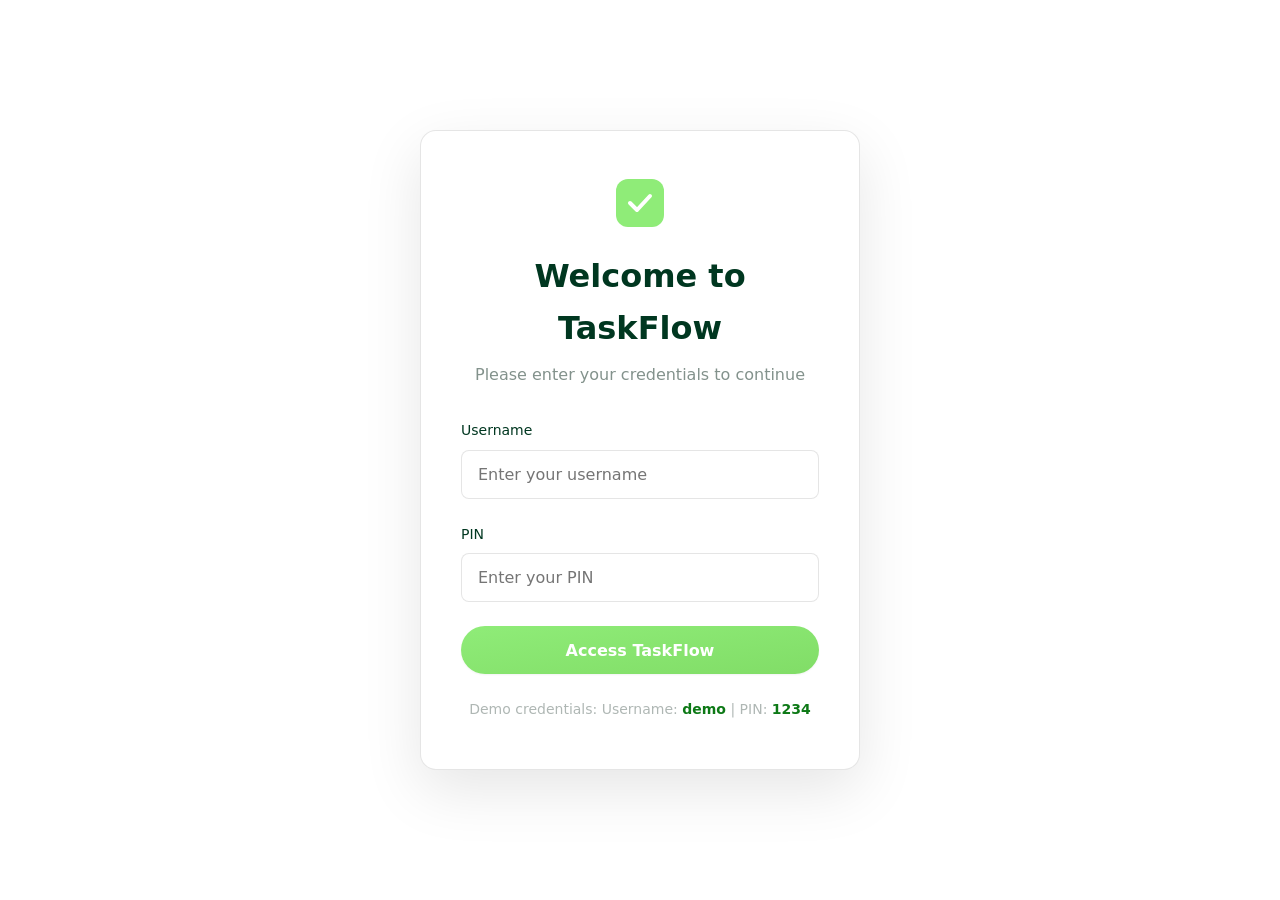
<file: index.html>
<html lang="en">

<head>
    <meta charset="UTF-8">
    <meta name="viewport" content="width=device-width, initial-scale=1.0">
    <title>TaskFlow - Your Personal To-Do List</title>
    <link rel="stylesheet" href="todo-styles.css">
    <style>
        @keyframes slideIn {
            from {
                transform: translateX(400px);
                opacity: 0;
            }

            to {
                transform: translateX(0);
                opacity: 1;
            }
        }

        @keyframes slideOut {
            from {
                transform: translateX(0);
                opacity: 1;
            }

            to {
                transform: translateX(400px);
                opacity: 0;
            }
        }
    </style>
</head>

<body cz-shortcut-listen="true" data-new-gr-c-s-check-loaded="14.1280.0" data-gr-ext-installed="">
    <!-- Welcome Overlay -->
    <div id="welcomeOverlay" class="overlay ">
        <div class="overlay-content">
            <div class="overlay-logo">
                <svg width="48" height="48" viewBox="0 0 48 48" fill="none">
                    <rect width="48" height="48" rx="12" fill="#8FEC78"></rect>
                    <path d="M14 24L21 31L34 17" stroke="white" stroke-width="4" stroke-linecap="round"
                        stroke-linejoin="round"></path>
                </svg>
            </div>
            <h2 class="overlay-title">Welcome to TaskFlow</h2>
            <p class="overlay-subtitle">Please enter your credentials to continue</p>
            <form id="loginForm" class="login-form">
                <div class="form-group">
                    <label for="username">Username</label>
                    <input type="text" id="username" name="username" placeholder="Enter your username" required=""
                        fdprocessedid="qy50cb">
                </div>
                <div class="form-group">
                    <label for="pin">PIN</label>
                    <input type="password" id="pin" name="pin" placeholder="Enter your PIN" maxlength="4" required=""
                        fdprocessedid="du05ah">
                </div>
                <div id="errorMessage" class="error-message" style="display: none;"></div>
                <button type="submit" class="btn-primary" fdprocessedid="tv2lpb">Access TaskFlow</button>
            </form>
            <p class="demo-hint">Demo credentials: Username: <strong>demo</strong> | PIN: <strong>1234</strong></p>
        </div>
    </div>

    <!-- Main App Container -->
    <div id="appContainer" class="app-container hidden">
        <!-- Header -->
        <header class="app-header">
            <div class="header-content">
                <div class="header-left">
                    <svg width="32" height="32" viewBox="0 0 32 32" fill="none">
                        <rect width="32" height="32" rx="8" fill="#8FEC78"></rect>
                        <path d="M9 16L14 21L23 11" stroke="white" stroke-width="3" stroke-linecap="round"
                            stroke-linejoin="round"></path>
                    </svg>
                    <h1 class="app-title">TaskFlow</h1>
                </div>
                <div class="header-right">
                    <span class="user-info" id="userInfo">Welcome, user</span>
                    <button class="btn-secondary btn-small" id="logoutBtn" fdprocessedid="hk2svf">Logout</button>
                </div>
            </div>
        </header>

        <!-- Main Content -->
        <main class="main-content">
            <div class="content-wrapper">
                <!-- Add Task Section -->
                <section class="add-task-section">
                    <h2 class="section-title">Add New Task</h2>
                    <form id="taskForm" class="task-form">
                        <div class="form-row">
                            <div class="form-group flex-2">
                                <label for="taskName">Task Name</label>
                                <input type="text" id="taskName" placeholder="Enter task name..." required=""
                                    fdprocessedid="n80c8">
                            </div>
                            <div class="form-group flex-1">
                                <label for="taskFrequency">Frequency</label>
                                <select id="taskFrequency" required="" fdprocessedid="5yxd1r">
                                    <option value="daily">Daily</option>
                                    <option value="weekly">Weekly</option>
                                    <option value="monthly">Monthly</option>
                                </select>
                            </div>
                        </div>
                        <div class="form-row">
                            <div class="form-group flex-1">
                                <label for="taskPriority">Priority</label>
                                <select id="taskPriority" required="" fdprocessedid="ktz4t">
                                    <option value="low">Low</option>
                                    <option value="medium">Medium</option>
                                    <option value="high">High</option>
                                </select>
                            </div>
                            <div class="form-group flex-1">
                                <label for="taskCategory">Category</label>
                                <input type="text" id="taskCategory" placeholder="e.g., Work, Personal, Health"
                                    fdprocessedid="umnnw">
                            </div>
                            <div class="form-group flex-1">
                                <label for="taskDueDate">Due Date</label>
                                <input type="date" id="taskDueDate">
                            </div>
                        </div>
                        <button type="submit" class="btn-primary" id="addTaskBtn" fdprocessedid="6rglc">
                            <span id="addTaskBtnText">Add Task</span>
                        </button>
                        <button type="button" class="btn-secondary" id="cancelEditBtn"
                            style="display: none;">Cancel</button>
                    </form>
                </section>

                <!-- Filter Section -->
                <section class="filter-section">
                    <h2 class="section-title">Filter Tasks</h2>
                    <div class="filter-buttons">
                        <button class="filter-btn active" data-filter="all" fdprocessedid="b359i">All Tasks</button>
                        <button class="filter-btn" data-filter="daily" fdprocessedid="a4qnn7">Daily</button>
                        <button class="filter-btn" data-filter="weekly" fdprocessedid="mhl583">Weekly</button>
                        <button class="filter-btn" data-filter="monthly" fdprocessedid="oyr2sc">Monthly</button>
                        <button class="filter-btn" data-filter="completed" fdprocessedid="cs7wzb">Completed</button>
                        <button class="filter-btn" data-filter="pending" fdprocessedid="7uzng">Pending</button>
                    </div>
                    <div class="filter-options">
                        <select id="priorityFilter" class="filter-select" fdprocessedid="kceu6i">
                            <option value="all">All Priorities</option>
                            <option value="high">High Priority</option>
                            <option value="medium">Medium Priority</option>
                            <option value="low">Low Priority</option>
                        </select>
                        <select id="categoryFilter" class="filter-select" fdprocessedid="7gzexj">
                            <option value="all">All Categories</option>
                            <option value="Health">Health</option>
                        </select>
                        <button class="btn-secondary btn-small" id="clearFiltersBtn" fdprocessedid="fveqln">Clear
                            Filters</button>
                    </div>
                </section>

                <!-- Tasks Stats -->
                <section class="stats-section">
                    <div class="stat-card">
                        <div class="stat-number" id="totalTasks">1</div>
                        <div class="stat-label">Total Tasks</div>
                    </div>
                    <div class="stat-card">
                        <div class="stat-number" id="completedTasks">1</div>
                        <div class="stat-label">Completed</div>
                    </div>
                    <div class="stat-card">
                        <div class="stat-number" id="pendingTasks">0</div>
                        <div class="stat-label">Pending</div>
                    </div>
                    <div class="stat-card">
                        <div class="stat-number" id="overdueTasks">0</div>
                        <div class="stat-label">Overdue</div>
                    </div>
                </section>

                <!-- Tasks List Section -->
                <section class="tasks-section">
                    <div class="section-header-row">
                        <h2 class="section-title">Your Tasks</h2>
                        <button class="btn-secondary btn-small" id="clearCompletedBtn" fdprocessedid="ewp7mp">Clear
                            Completed</button>
                    </div>
                    <div id="tasksContainer" class="tasks-container">
                        <div class="task-item completed"><input type="checkbox" class="task-checkbox">
                            <div class="task-content">
                                <div class="task-header">
                                    <div class="task-name">Drink water</div>
                                    <div class="task-actions"><button class="task-btn task-btn-edit"
                                            fdprocessedid="ftfc1k">Edit</button><button class="task-btn task-btn-delete"
                                            fdprocessedid="u8htvq">Delete</button></div>
                                </div>
                                <div class="task-meta"><span class="task-badge badge-frequency">daily</span><span
                                        class="task-badge badge-priority medium">medium</span><span
                                        class="task-badge badge-category">Health</span><span class="task-due">📅 Due:
                                        Apr 6, 2026</span></div>
                            </div>
                        </div>
                    </div>
                    <div id="emptyState" class="empty-state" style="display: none;">
                        <svg width="64" height="64" viewBox="0 0 64 64" fill="none">
                            <circle cx="32" cy="32" r="32" fill="rgba(148, 242, 127, 0.1)"></circle>
                            <path d="M20 32L28 40L44 24" stroke="#8FEC78" stroke-width="4" stroke-linecap="round"
                                stroke-linejoin="round"></path>
                        </svg>
                        <p class="empty-state-text">No tasks found. Add your first task to get started!</p>
                    </div>
                </section>
            </div>
        </main>

        <!-- Footer -->
        <footer class="app-footer">
            <p>© 2024 TaskFlow. All rights reserved.</p>
        </footer>
    </div>

    <!-- Edit Task Modal -->
    <div id="editModal" class="modal hidden">
        <div class="modal-content">
            <div class="modal-header">
                <h3>Edit Task</h3>
                <button class="modal-close" id="closeModalBtn" fdprocessedid="s4h6jh">×</button>
            </div>
            <form id="editTaskForm">
                <div class="form-group">
                    <label for="editTaskName">Task Name</label>
                    <input type="text" id="editTaskName" required="" fdprocessedid="4ai26">
                </div>
                <div class="form-group">
                    <label for="editTaskFrequency">Frequency</label>
                    <select id="editTaskFrequency" required="" fdprocessedid="lztk6c">
                        <option value="daily">Daily</option>
                        <option value="weekly">Weekly</option>
                        <option value="monthly">Monthly</option>
                    </select>
                </div>
                <div class="form-group">
                    <label for="editTaskPriority">Priority</label>
                    <select id="editTaskPriority" required="" fdprocessedid="0pke5">
                        <option value="low">Low</option>
                        <option value="medium">Medium</option>
                        <option value="high">High</option>
                    </select>
                </div>
                <div class="form-group">
                    <label for="editTaskCategory">Category</label>
                    <input type="text" id="editTaskCategory" fdprocessedid="cpq7h7">
                </div>
                <div class="form-group">
                    <label for="editTaskDueDate">Due Date</label>
                    <input type="date" id="editTaskDueDate">
                </div>
                <div class="modal-actions">
                    <button type="submit" class="btn-primary" fdprocessedid="lzddrk">Save Changes</button>
                    <button type="button" class="btn-secondary" id="cancelModalBtn"
                        fdprocessedid="xovtrj">Cancel</button>
                </div>
            </form>
        </div>
    </div>

    <script src="todo-script.js"></script>
    <!-- <script defer=""
        src="https://static.cloudflareinsights.com/beacon.min.js/v8c78df7c7c0f484497ecbca7046644da1771523124516"
        integrity="sha512-8DS7rgIrAmghBFwoOTujcf6D9rXvH8xm8JQ1Ja01h9QX8EzXldiszufYa4IFfKdLUKTTrnSFXLDkUEOTrZQ8Qg=="
        data-cf-beacon="{&quot;version&quot;:&quot;2024.11.0&quot;,&quot;token&quot;:&quot;7f7b0fd8732c4326aae4b9d58d5c514a&quot;,&quot;server_timing&quot;:{&quot;name&quot;:{&quot;cfCacheStatus&quot;:true,&quot;cfEdge&quot;:true,&quot;cfExtPri&quot;:true,&quot;cfL4&quot;:true,&quot;cfOrigin&quot;:true,&quot;cfSpeedBrain&quot;:true},&quot;location_startswith&quot;:null}}"
        crossorigin="anonymous"></script> -->


    <span id="PING_IFRAME_FORM_DETECTION" style="display: none;"></span>
</body><grammarly-desktop-integration data-grammarly-shadow-root="true"></grammarly-desktop-integration>

</html>
</file>
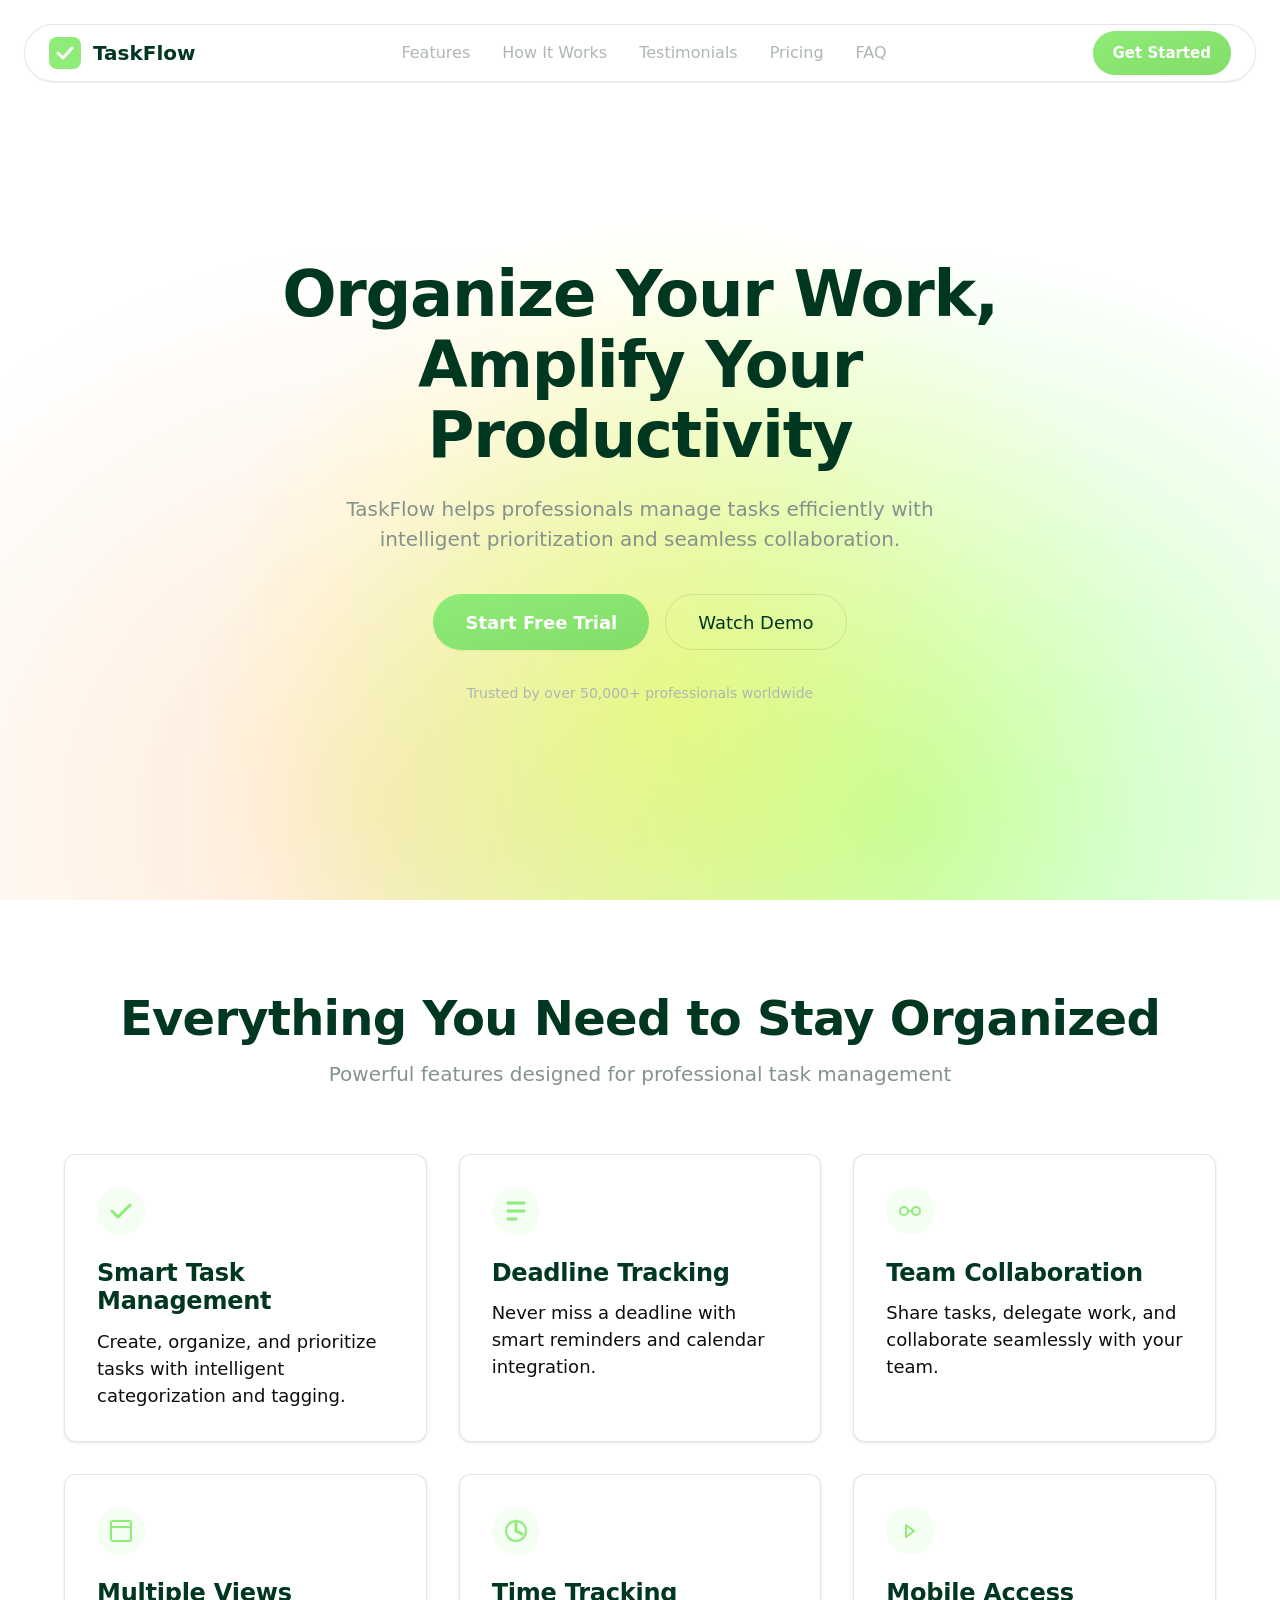
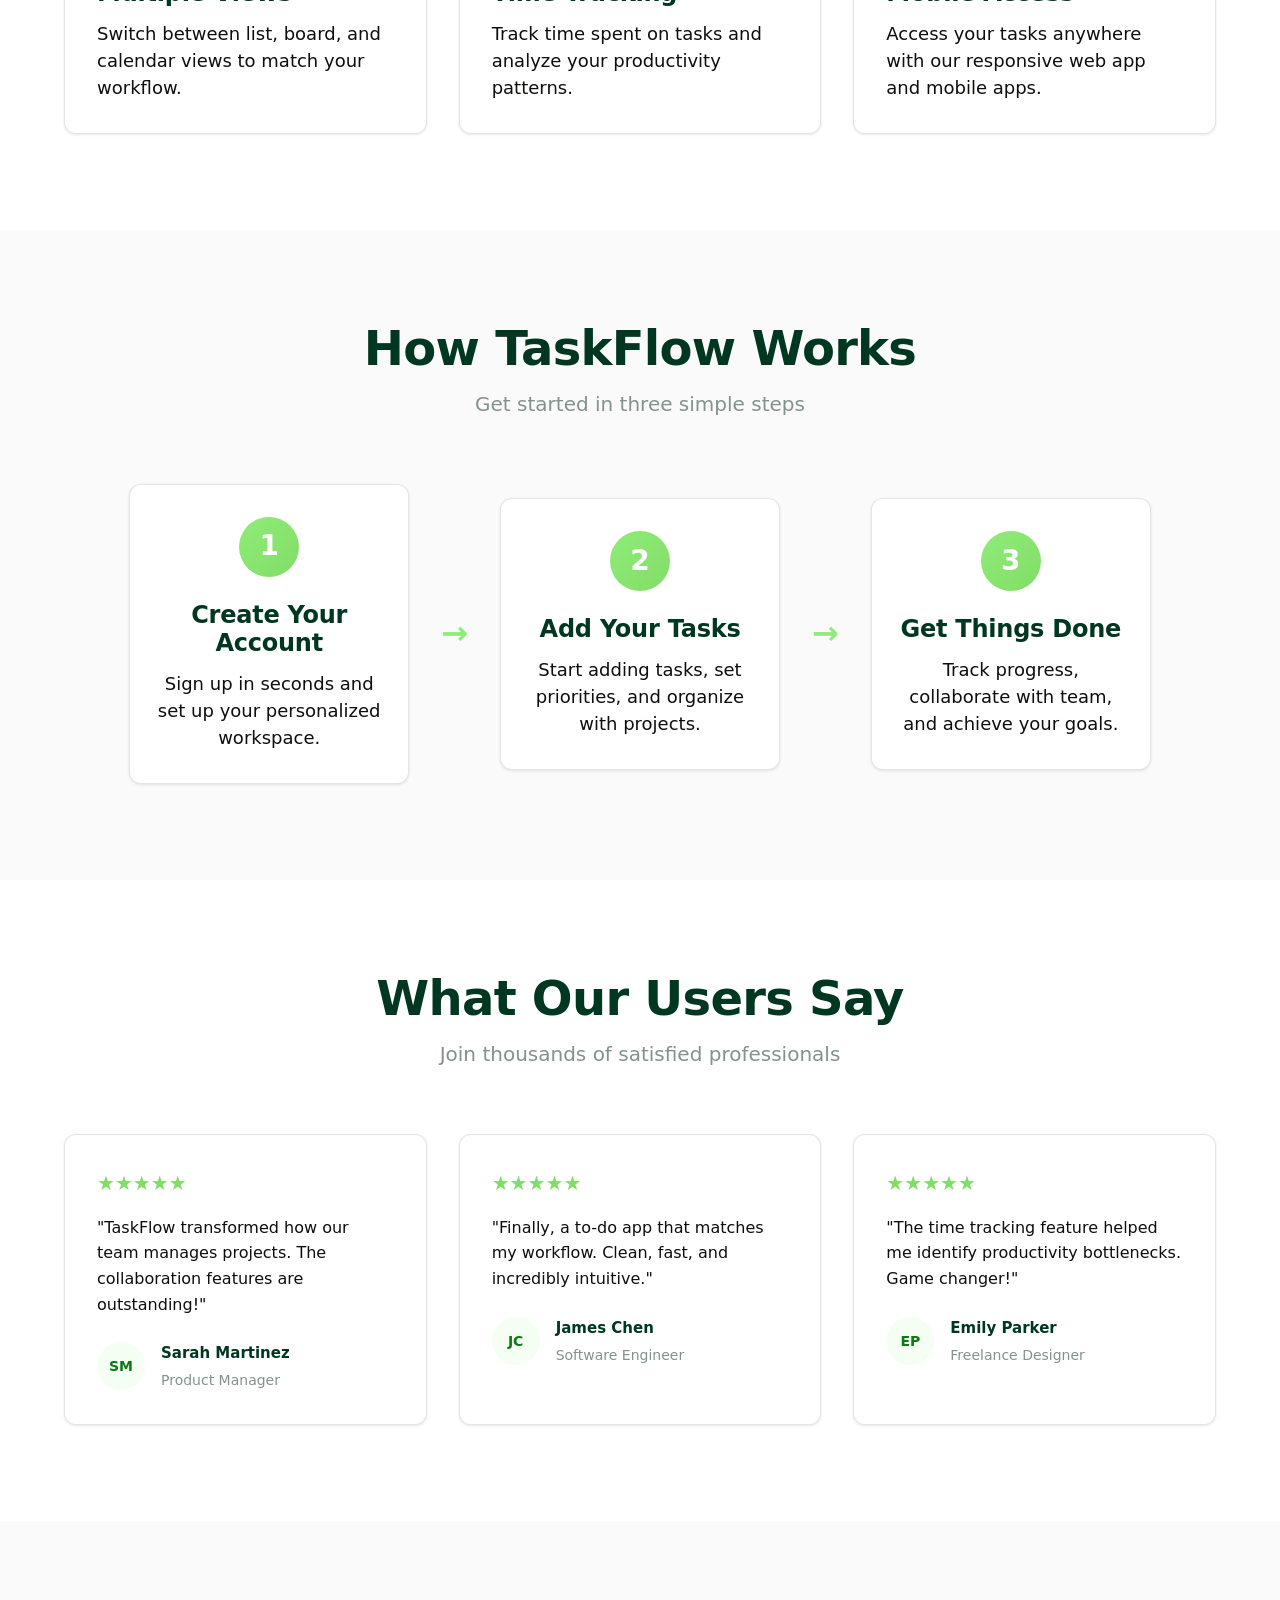
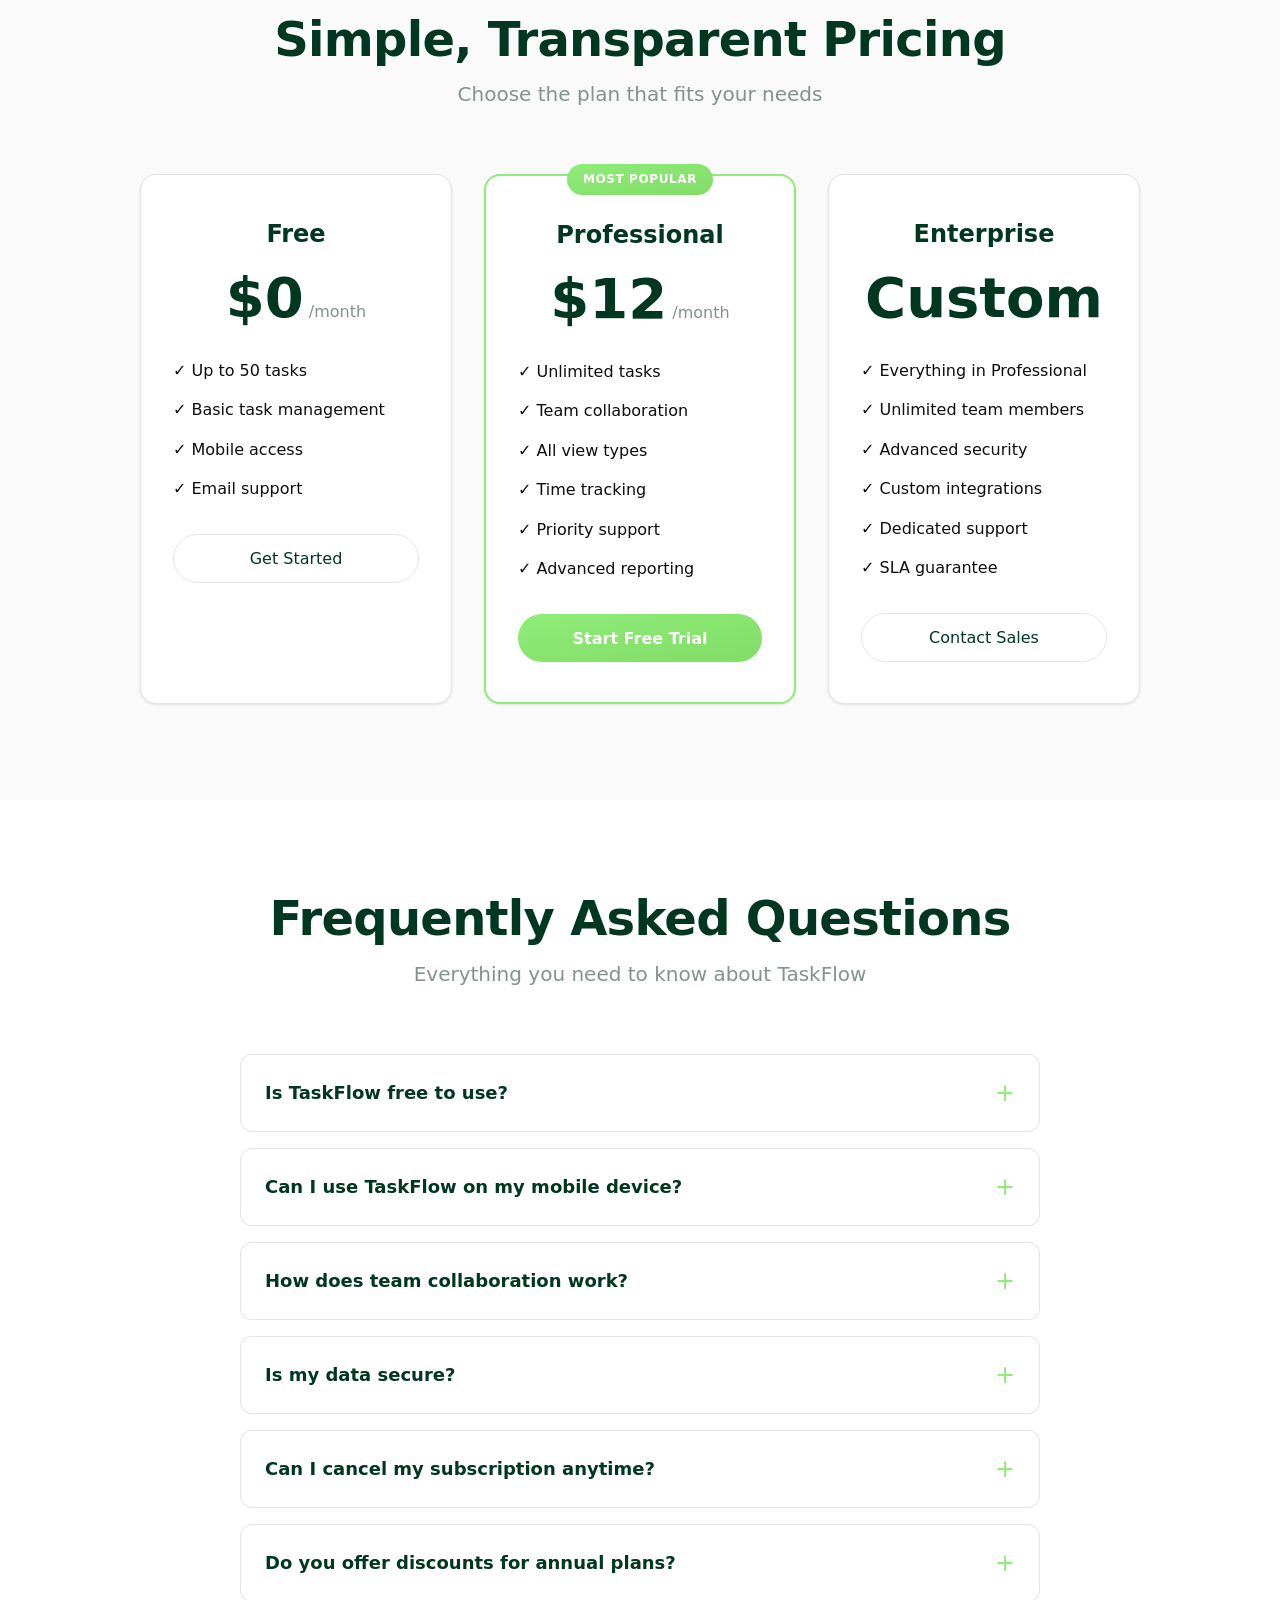
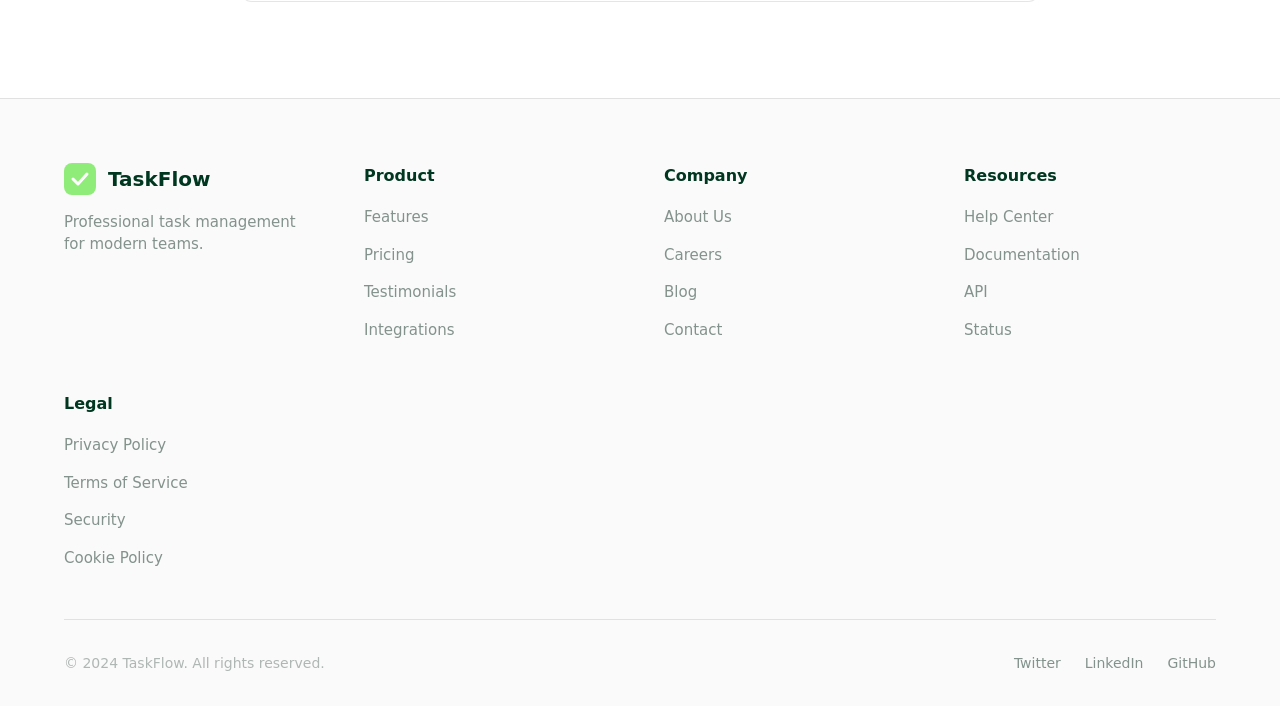
<file: landing-page.html>
<html lang="en">

<head>
    <meta charset="UTF-8">
    <meta name="viewport" content="width=device-width, initial-scale=1.0">
    <title>TaskFlow - Professional To-Do List Management</title>
    <link rel="stylesheet" href="landing-styles.css">
    <style>
        @keyframes shake {

            0%,
            100% {
                transform: translateX(0);
            }

            10%,
            30%,
            50%,
            70%,
            90% {
                transform: translateX(-10px);
            }

            20%,
            40%,
            60%,
            80% {
                transform: translateX(10px);
            }
        }
    </style>
    <style>
        @keyframes slideIn {
            from {
                transform: translateX(400px);
                opacity: 0;
            }

            to {
                transform: translateX(0);
                opacity: 1;
            }
        }

        @keyframes slideOut {
            from {
                transform: translateX(0);
                opacity: 1;
            }

            to {
                transform: translateX(400px);
                opacity: 0;
            }
        }

        @media (max-width: 768px) {
            .toast-notification {
                bottom: 1rem !important;
                right: 1rem !important;
                left: 1rem !important;
                width: auto !important;
            }
        }
    </style>
</head>

<body cz-shortcut-listen="true" data-new-gr-c-s-check-loaded="14.1280.0" data-gr-ext-installed="">
    <!-- Welcome Overlay -->
    <!-- <div id="welcomeOverlay" class="overlay hidden">
        <div class="overlay-content">
            <h2 class="overlay-title">Welcome to TaskFlow</h2>
            <p class="overlay-subtitle">Please enter your credentials to continue</p>
            <form id="loginForm" class="login-form">
                <div class="form-group">
                    <label for="username">Username</label>
                    <input type="text" id="username" name="username" placeholder="Enter your username" required=""
                        fdprocessedid="ptanpp">
                </div>
                <div class="form-group">
                    <label for="pin">PIN</label>
                    <input type="password" id="pin" name="pin" placeholder="Enter your PIN" maxlength="4" required=""
                        fdprocessedid="992adm">
                </div>
                <div id="errorMessage" class="error-message" style="display: none;"></div>
                <button type="submit" class="btn-primary" fdprocessedid="2okm2y">Access TaskFlow</button>
            </form>
            <p class="demo-hint">Demo credentials: Username: <strong>demo</strong> | PIN: <strong>1234</strong></p>
        </div>
    </div> -->

    <!-- Navigation Header -->
    <header class="nav-header">
        <div class="nav-container">
            <div class="nav-logo">
                <svg width="32" height="32" viewBox="0 0 32 32" fill="none" xmlns="http://www.w3.org/2000/svg">
                    <rect width="32" height="32" rx="8" fill="#8FEC78"></rect>
                    <path d="M9 16L14 21L23 11" stroke="white" stroke-width="3" stroke-linecap="round"
                        stroke-linejoin="round"></path>
                </svg>
                <span class="logo-text">TaskFlow</span>
            </div>
            <nav class="nav-links">
                <a href="#features" class="nav-link">Features</a>
                <a href="#how-it-works" class="nav-link">How It Works</a>
                <a href="#testimonials" class="nav-link">Testimonials</a>
                <a href="#pricing" class="nav-link">Pricing</a>
                <a href="#faq" class="nav-link">FAQ</a>
            </nav>
            <a class="btn-primary btn-nav" onclick="goToApp()" fdprocessedid="15hqoh" href="index.html">Get Started</a>
        </div>
    </header>

    <!-- Hero Section -->
    <section class="hero-section">
        <div class="hero-content">
            <h1 class="hero-title">Organize Your Work, Amplify Your Productivity</h1>
            <p class="hero-subtitle">TaskFlow helps professionals manage tasks efficiently with intelligent
                prioritization and seamless collaboration.</p>
            <div class="hero-cta">
                <button class="btn-primary btn-large" fdprocessedid="u6zi8">Start Free Trial</button>
                <button class="btn-secondary btn-large" fdprocessedid="zg4sjb">Watch Demo</button>
            </div>
            <p class="hero-trust">Trusted by over 50,000+ professionals worldwide</p>
        </div>
    </section>

    <!-- Features Section -->
    <section id="features" class="features-section">
        <div class="container">
            <div class="section-header">
                <h2 class="heading-2">Everything You Need to Stay Organized</h2>
                <p class="body-large">Powerful features designed for professional task management</p>
            </div>
            <div class="features-grid">
                <div class="feature-card"
                    style="opacity: 0; transform: translateY(20px); transition: opacity 0.6s, transform 0.6s;">
                    <div class="feature-icon">
                        <svg width="48" height="48" viewBox="0 0 48 48" fill="none">
                            <circle cx="24" cy="24" r="24" fill="rgba(148, 242, 127, 0.1)"></circle>
                            <path d="M15 24L21 30L33 18" stroke="#8FEC78" stroke-width="3" stroke-linecap="round"
                                stroke-linejoin="round"></path>
                        </svg>
                    </div>
                    <h3 class="heading-3">Smart Task Management</h3>
                    <p class="body-medium">Create, organize, and prioritize tasks with intelligent categorization and
                        tagging.</p>
                </div>
                <div class="feature-card"
                    style="opacity: 0; transform: translateY(20px); transition: opacity 0.6s, transform 0.6s;">
                    <div class="feature-icon">
                        <svg width="48" height="48" viewBox="0 0 48 48" fill="none">
                            <circle cx="24" cy="24" r="24" fill="rgba(148, 242, 127, 0.1)"></circle>
                            <path d="M16 16H32M16 24H32M16 32H24" stroke="#8FEC78" stroke-width="3"
                                stroke-linecap="round"></path>
                        </svg>
                    </div>
                    <h3 class="heading-3">Deadline Tracking</h3>
                    <p class="body-medium">Never miss a deadline with smart reminders and calendar integration.</p>
                </div>
                <div class="feature-card"
                    style="opacity: 0; transform: translateY(20px); transition: opacity 0.6s, transform 0.6s;">
                    <div class="feature-icon">
                        <svg width="48" height="48" viewBox="0 0 48 48" fill="none">
                            <circle cx="24" cy="24" r="24" fill="rgba(148, 242, 127, 0.1)"></circle>
                            <circle cx="18" cy="24" r="4" stroke="#8FEC78" stroke-width="2"></circle>
                            <circle cx="30" cy="24" r="4" stroke="#8FEC78" stroke-width="2"></circle>
                            <path d="M22 24H26" stroke="#8FEC78" stroke-width="2"></path>
                        </svg>
                    </div>
                    <h3 class="heading-3">Team Collaboration</h3>
                    <p class="body-medium">Share tasks, delegate work, and collaborate seamlessly with your team.</p>
                </div>
                <div class="feature-card"
                    style="opacity: 0; transform: translateY(20px); transition: opacity 0.6s, transform 0.6s;">
                    <div class="feature-icon">
                        <svg width="48" height="48" viewBox="0 0 48 48" fill="none">
                            <circle cx="24" cy="24" r="24" fill="rgba(148, 242, 127, 0.1)"></circle>
                            <rect x="14" y="14" width="20" height="20" rx="2" stroke="#8FEC78" stroke-width="2"></rect>
                            <path d="M14 20H34" stroke="#8FEC78" stroke-width="2"></path>
                        </svg>
                    </div>
                    <h3 class="heading-3">Multiple Views</h3>
                    <p class="body-medium">Switch between list, board, and calendar views to match your workflow.</p>
                </div>
                <div class="feature-card"
                    style="opacity: 0; transform: translateY(20px); transition: opacity 0.6s, transform 0.6s;">
                    <div class="feature-icon">
                        <svg width="48" height="48" viewBox="0 0 48 48" fill="none">
                            <circle cx="24" cy="24" r="24" fill="rgba(148, 242, 127, 0.1)"></circle>
                            <path d="M24 14V24L30 27" stroke="#8FEC78" stroke-width="3" stroke-linecap="round"></path>
                            <circle cx="24" cy="24" r="10" stroke="#8FEC78" stroke-width="2"></circle>
                        </svg>
                    </div>
                    <h3 class="heading-3">Time Tracking</h3>
                    <p class="body-medium">Track time spent on tasks and analyze your productivity patterns.</p>
                </div>
                <div class="feature-card"
                    style="opacity: 0; transform: translateY(20px); transition: opacity 0.6s, transform 0.6s;">
                    <div class="feature-icon">
                        <svg width="48" height="48" viewBox="0 0 48 48" fill="none">
                            <circle cx="24" cy="24" r="24" fill="rgba(148, 242, 127, 0.1)"></circle>
                            <path d="M20 18L28 24L20 30V18Z" stroke="#8FEC78" stroke-width="2" stroke-linejoin="round">
                            </path>
                        </svg>
                    </div>
                    <h3 class="heading-3">Mobile Access</h3>
                    <p class="body-medium">Access your tasks anywhere with our responsive web app and mobile apps.</p>
                </div>
            </div>
        </div>
    </section>

    <!-- How It Works Section -->
    <section id="how-it-works" class="how-it-works-section">
        <div class="container">
            <div class="section-header">
                <h2 class="heading-2">How TaskFlow Works</h2>
                <p class="body-large">Get started in three simple steps</p>
            </div>
            <div class="steps-container">
                <div class="step-item"
                    style="opacity: 0; transform: translateY(20px); transition: opacity 0.6s, transform 0.6s;">
                    <div class="step-number">1</div>
                    <h3 class="heading-3">Create Your Account</h3>
                    <p class="body-medium">Sign up in seconds and set up your personalized workspace.</p>
                </div>
                <div class="step-arrow">→</div>
                <div class="step-item"
                    style="opacity: 0; transform: translateY(20px); transition: opacity 0.6s, transform 0.6s;">
                    <div class="step-number">2</div>
                    <h3 class="heading-3">Add Your Tasks</h3>
                    <p class="body-medium">Start adding tasks, set priorities, and organize with projects.</p>
                </div>
                <div class="step-arrow">→</div>
                <div class="step-item"
                    style="opacity: 0; transform: translateY(20px); transition: opacity 0.6s, transform 0.6s;">
                    <div class="step-number">3</div>
                    <h3 class="heading-3">Get Things Done</h3>
                    <p class="body-medium">Track progress, collaborate with team, and achieve your goals.</p>
                </div>
            </div>
        </div>
    </section>

    <!-- Testimonials Section -->
    <section id="testimonials" class="testimonials-section">
        <div class="container">
            <div class="section-header">
                <h2 class="heading-2">What Our Users Say</h2>
                <p class="body-large">Join thousands of satisfied professionals</p>
            </div>
            <div class="testimonials-grid">
                <div class="testimonial-card"
                    style="opacity: 0; transform: translateY(20px); transition: opacity 0.6s, transform 0.6s;">
                    <div class="testimonial-rating">★★★★★</div>
                    <p class="testimonial-text">"TaskFlow transformed how our team manages projects. The collaboration
                        features are outstanding!"</p>
                    <div class="testimonial-author">
                        <div class="author-avatar">SM</div>
                        <div>
                            <p class="author-name">Sarah Martinez</p>
                            <p class="author-role">Product Manager</p>
                        </div>
                    </div>
                </div>
                <div class="testimonial-card"
                    style="opacity: 0; transform: translateY(20px); transition: opacity 0.6s, transform 0.6s;">
                    <div class="testimonial-rating">★★★★★</div>
                    <p class="testimonial-text">"Finally, a to-do app that matches my workflow. Clean, fast, and
                        incredibly intuitive."</p>
                    <div class="testimonial-author">
                        <div class="author-avatar">JC</div>
                        <div>
                            <p class="author-name">James Chen</p>
                            <p class="author-role">Software Engineer</p>
                        </div>
                    </div>
                </div>
                <div class="testimonial-card"
                    style="opacity: 0; transform: translateY(20px); transition: opacity 0.6s, transform 0.6s;">
                    <div class="testimonial-rating">★★★★★</div>
                    <p class="testimonial-text">"The time tracking feature helped me identify productivity bottlenecks.
                        Game changer!"</p>
                    <div class="testimonial-author">
                        <div class="author-avatar">EP</div>
                        <div>
                            <p class="author-name">Emily Parker</p>
                            <p class="author-role">Freelance Designer</p>
                        </div>
                    </div>
                </div>
            </div>
        </div>
    </section>

    <!-- Pricing Section -->
    <section id="pricing" class="pricing-section">
        <div class="container">
            <div class="section-header">
                <h2 class="heading-2">Simple, Transparent Pricing</h2>
                <p class="body-large">Choose the plan that fits your needs</p>
            </div>
            <div class="pricing-grid">
                <div class="pricing-card"
                    style="opacity: 0; transform: translateY(20px); transition: opacity 0.6s, transform 0.6s;">
                    <h3 class="pricing-tier">Free</h3>
                    <div class="pricing-price">
                        <span class="price-amount">$0</span>
                        <span class="price-period">/month</span>
                    </div>
                    <ul class="pricing-features">
                        <li>✓ Up to 50 tasks</li>
                        <li>✓ Basic task management</li>
                        <li>✓ Mobile access</li>
                        <li>✓ Email support</li>
                    </ul>
                    <button class="btn-secondary btn-pricing" fdprocessedid="esk9c8">Get Started</button>
                </div>
                <div class="pricing-card pricing-card-featured"
                    style="opacity: 0; transform: translateY(20px); transition: opacity 0.6s, transform 0.6s;">
                    <div class="featured-badge">Most Popular</div>
                    <h3 class="pricing-tier">Professional</h3>
                    <div class="pricing-price">
                        <span class="price-amount">$12</span>
                        <span class="price-period">/month</span>
                    </div>
                    <ul class="pricing-features">
                        <li>✓ Unlimited tasks</li>
                        <li>✓ Team collaboration</li>
                        <li>✓ All view types</li>
                        <li>✓ Time tracking</li>
                        <li>✓ Priority support</li>
                        <li>✓ Advanced reporting</li>
                    </ul>
                    <button class="btn-primary btn-pricing" fdprocessedid="fkq3ub">Start Free Trial</button>
                </div>
                <div class="pricing-card"
                    style="opacity: 0; transform: translateY(20px); transition: opacity 0.6s, transform 0.6s;">
                    <h3 class="pricing-tier">Enterprise</h3>
                    <div class="pricing-price">
                        <span class="price-amount">Custom</span>
                    </div>
                    <ul class="pricing-features">
                        <li>✓ Everything in Professional</li>
                        <li>✓ Unlimited team members</li>
                        <li>✓ Advanced security</li>
                        <li>✓ Custom integrations</li>
                        <li>✓ Dedicated support</li>
                        <li>✓ SLA guarantee</li>
                    </ul>
                    <button class="btn-secondary btn-pricing" fdprocessedid="91krmq">Contact Sales</button>
                </div>
            </div>
        </div>
    </section>

    <!-- FAQ Section -->
    <section id="faq" class="faq-section">
        <div class="container">
            <div class="section-header">
                <h2 class="heading-2">Frequently Asked Questions</h2>
                <p class="body-large">Everything you need to know about TaskFlow</p>
            </div>
            <div class="faq-container">
                <div class="faq-item">
                    <button class="faq-question" fdprocessedid="2ezf7a">
                        <span>Is TaskFlow free to use?</span>
                        <span class="faq-icon">+</span>
                    </button>
                    <div class="faq-answer">
                        <p>Yes! We offer a free plan that includes up to 50 tasks and basic task management features.
                            You can upgrade to Professional or Enterprise plans for advanced features and unlimited
                            tasks.</p>
                    </div>
                </div>
                <div class="faq-item">
                    <button class="faq-question" fdprocessedid="7ci1it">
                        <span>Can I use TaskFlow on my mobile device?</span>
                        <span class="faq-icon">+</span>
                    </button>
                    <div class="faq-answer">
                        <p>Absolutely! TaskFlow is fully responsive and works seamlessly on all devices including
                            smartphones and tablets. We also offer native mobile apps for iOS and Android.</p>
                    </div>
                </div>
                <div class="faq-item">
                    <button class="faq-question" fdprocessedid="qx26if">
                        <span>How does team collaboration work?</span>
                        <span class="faq-icon">+</span>
                    </button>
                    <div class="faq-answer">
                        <p>With Professional and Enterprise plans, you can invite team members, assign tasks, share
                            projects, and collaborate in real-time. Everyone stays synced automatically.</p>
                    </div>
                </div>
                <div class="faq-item">
                    <button class="faq-question" fdprocessedid="swrk7j">
                        <span>Is my data secure?</span>
                        <span class="faq-icon">+</span>
                    </button>
                    <div class="faq-answer">
                        <p>Security is our top priority. We use industry-standard encryption, secure data centers, and
                            regular backups. Enterprise plans include additional security features and compliance
                            certifications.</p>
                    </div>
                </div>
                <div class="faq-item">
                    <button class="faq-question" fdprocessedid="zi8aoo">
                        <span>Can I cancel my subscription anytime?</span>
                        <span class="faq-icon">+</span>
                    </button>
                    <div class="faq-answer">
                        <p>Yes, you can cancel your subscription at any time. There are no long-term contracts or
                            cancellation fees. Your data will remain accessible even after downgrading to the free plan.
                        </p>
                    </div>
                </div>
                <div class="faq-item">
                    <button class="faq-question" fdprocessedid="vwqhg">
                        <span>Do you offer discounts for annual plans?</span>
                        <span class="faq-icon">+</span>
                    </button>
                    <div class="faq-answer">
                        <p>Yes! Annual subscribers get 2 months free (equivalent to 17% discount). Contact our sales
                            team for special pricing on Enterprise plans.</p>
                    </div>
                </div>
            </div>
        </div>
    </section>

    <!-- Footer -->
    <footer class="footer">
        <div class="container">
            <div class="footer-content">
                <div class="footer-column">
                    <div class="footer-logo">
                        <svg width="32" height="32" viewBox="0 0 32 32" fill="none">
                            <rect width="32" height="32" rx="8" fill="#8FEC78"></rect>
                            <path d="M9 16L14 21L23 11" stroke="white" stroke-width="3" stroke-linecap="round"
                                stroke-linejoin="round"></path>
                        </svg>
                        <span class="logo-text">TaskFlow</span>
                    </div>
                    <p class="footer-description">Professional task management for modern teams.</p>
                </div>
                <div class="footer-column">
                    <h4 class="footer-heading">Product</h4>
                    <ul class="footer-links">
                        <li><a href="#features">Features</a></li>
                        <li><a href="#pricing">Pricing</a></li>
                        <li><a href="#testimonials">Testimonials</a></li>
                        <li><a href="#">Integrations</a></li>
                    </ul>
                </div>
                <div class="footer-column">
                    <h4 class="footer-heading">Company</h4>
                    <ul class="footer-links">
                        <li><a href="#">About Us</a></li>
                        <li><a href="#">Careers</a></li>
                        <li><a href="#">Blog</a></li>
                        <li><a href="#">Contact</a></li>
                    </ul>
                </div>
                <div class="footer-column">
                    <h4 class="footer-heading">Resources</h4>
                    <ul class="footer-links">
                        <li><a href="#">Help Center</a></li>
                        <li><a href="#">Documentation</a></li>
                        <li><a href="#">API</a></li>
                        <li><a href="#">Status</a></li>
                    </ul>
                </div>
                <div class="footer-column">
                    <h4 class="footer-heading">Legal</h4>
                    <ul class="footer-links">
                        <li><a href="#">Privacy Policy</a></li>
                        <li><a href="#">Terms of Service</a></li>
                        <li><a href="#">Security</a></li>
                        <li><a href="#">Cookie Policy</a></li>
                    </ul>
                </div>
            </div>
            <div class="footer-bottom">
                <p class="footer-copyright">© 2024 TaskFlow. All rights reserved.</p>
                <div class="footer-social">
                    <a href="#" aria-label="Twitter">Twitter</a>
                    <a href="#" aria-label="LinkedIn">LinkedIn</a>
                    <a href="#" aria-label="GitHub">GitHub</a>
                </div>
            </div>
        </div>
    </footer>

    <script src="landing-script.js"></script>
    <script defer=""
        src="https://static.cloudflareinsights.com/beacon.min.js/v8c78df7c7c0f484497ecbca7046644da1771523124516"
        integrity="sha512-8DS7rgIrAmghBFwoOTujcf6D9rXvH8xm8JQ1Ja01h9QX8EzXldiszufYa4IFfKdLUKTTrnSFXLDkUEOTrZQ8Qg=="
        data-cf-beacon="{&quot;version&quot;:&quot;2024.11.0&quot;,&quot;token&quot;:&quot;7f7b0fd8732c4326aae4b9d58d5c514a&quot;,&quot;server_timing&quot;:{&quot;name&quot;:{&quot;cfCacheStatus&quot;:true,&quot;cfEdge&quot;:true,&quot;cfExtPri&quot;:true,&quot;cfL4&quot;:true,&quot;cfOrigin&quot;:true,&quot;cfSpeedBrain&quot;:true},&quot;location_startswith&quot;:null}}"
        crossorigin="anonymous"></script>


    <span id="PING_IFRAME_FORM_DETECTION" style="display: none;"></span>
</body><grammarly-desktop-integration data-grammarly-shadow-root="true"></grammarly-desktop-integration>

</html>
</file>
<file: todo-styles.css>
/* =====================================================
   TaskFlow To-Do App Styles
   Professional Green-ai Design System
   ===================================================== */

/* ===== Foundation Colors ===== */
:root {
  /* Backgrounds */
  --bg-page: #FFFFFF;
  --bg-card: #FFFFFF;
  --bg-section: rgba(0, 0, 0, 0.02);
  --bg-hover: rgba(0, 0, 0, 0.05);
  
  /* Text */
  --text-primary: rgb(0, 55, 32);
  --text-body: rgb(14, 15, 12);
  --text-secondary: rgb(131, 146, 140);
  --text-muted: rgb(175, 183, 180);
  
  /* Borders */
  --border-light: rgba(0, 0, 0, 0.1);
  --border-medium: rgba(0, 0, 0, 0.2);
  --border-strong: rgba(0, 0, 0, 0.3);
  
  /* Brand Colors */
  --accent-primary: #8FEC78;
  --accent-strong: #81DD67;
  --accent-text: rgb(13, 121, 22);
  --accent-wash: rgba(148, 242, 127, 0.1);
  
  /* Priority Colors */
  --priority-high: #ff5252;
  --priority-medium: #ffa726;
  --priority-low: #42a5f5;
  
  /* Status Colors */
  --color-completed: #81DD67;
  --color-pending: #ffa726;
  --color-overdue: #ff5252;
  
  /* Gradients */
  --gradient-button: linear-gradient(to bottom right, var(--accent-primary), var(--accent-strong));
}

/* ===== Reset & Base ===== */
* {
  margin: 0;
  padding: 0;
  box-sizing: border-box;
}

html {
  scroll-behavior: smooth;
}

body {
  font-family: system-ui, sans-serif, -apple-system, BlinkMacSystemFont, 'Segoe UI', 'Roboto';
  -webkit-font-smoothing: antialiased;
  -moz-osx-font-smoothing: grayscale;
  background: var(--bg-section);
  color: var(--text-body);
  line-height: 1.6;
}

/* ===== Welcome Overlay ===== */
.overlay {
  position: fixed;
  top: 0;
  left: 0;
  width: 100%;
  height: 100%;
  background: rgba(255, 255, 255, 0.98);
  backdrop-filter: blur(20px);
  -webkit-backdrop-filter: blur(20px);
  display: flex;
  align-items: center;
  justify-content: center;
  z-index: 9999;
  transition: opacity 0.3s ease;
}

.overlay.hidden {
  opacity: 0;
  pointer-events: none;
}

.overlay-content {
  background: var(--bg-card);
  border: 1px solid var(--border-light);
  border-radius: 16px;
  padding: 3rem 2.5rem;
  max-width: 440px;
  width: 90%;
  box-shadow: 0 20px 60px rgba(0, 0, 0, 0.1);
  text-align: center;
}

.overlay-logo {
  margin-bottom: 1.5rem;
  display: flex;
  justify-content: center;
}

.overlay-title {
  font-weight: 700;
  font-size: 2rem;
  color: var(--text-primary);
  margin-bottom: 0.5rem;
}

.overlay-subtitle {
  font-size: 1rem;
  color: var(--text-secondary);
  margin-bottom: 2rem;
}

.login-form {
  display: flex;
  flex-direction: column;
  gap: 1.5rem;
}

.form-group {
  display: flex;
  flex-direction: column;
  gap: 0.5rem;
  text-align: left;
}

.form-group label {
  font-weight: 500;
  font-size: 0.875rem;
  color: var(--text-primary);
}

.form-group input,
.form-group select {
  padding: 0.875rem 1rem;
  border: 1px solid var(--border-light);
  border-radius: 8px;
  font-size: 1rem;
  font-family: inherit;
  background: var(--bg-page);
  color: var(--text-body);
  transition: border-color 0.2s ease, box-shadow 0.2s ease;
}

.form-group input:focus,
.form-group select:focus {
  outline: none;
  border-color: var(--accent-primary);
  box-shadow: 0 0 0 3px var(--accent-wash);
}

.error-message {
  background: #ffebee;
  color: #c62828;
  padding: 0.875rem;
  border-radius: 8px;
  font-size: 0.875rem;
  font-weight: 500;
  border: 1px solid #ef9a9a;
}

.demo-hint {
  margin-top: 1.5rem;
  font-size: 0.875rem;
  color: var(--text-muted);
}

.demo-hint strong {
  color: var(--accent-text);
  font-weight: 600;
}

/* ===== Button Styles ===== */
.btn-primary {
  background: var(--gradient-button);
  color: white;
  border: none;
  border-radius: 9999px;
  padding: 14px 24px;
  font-weight: 600;
  font-size: 1rem;
  cursor: pointer;
  transition: transform 0.2s ease, box-shadow 0.2s ease;
  min-height: 48px;
  box-shadow: 0px 1px 2px rgba(0, 0, 0, 0.05);
  font-family: inherit;
}

.btn-primary:hover {
  transform: scale(1.02);
  box-shadow: 0px 4px 8px rgba(148, 242, 127, 0.3);
}

.btn-primary:active {
  transform: scale(0.98);
}

.btn-secondary {
  background: transparent;
  color: var(--text-primary);
  border: 1px solid var(--border-light);
  border-radius: 9999px;
  padding: 14px 24px;
  font-weight: 500;
  font-size: 1rem;
  cursor: pointer;
  transition: background 0.2s ease, border-color 0.2s ease, transform 0.2s ease;
  min-height: 48px;
  font-family: inherit;
}

.btn-secondary:hover {
  background: var(--bg-hover);
  border-color: var(--border-medium);
}

.btn-secondary:active {
  transform: scale(0.98);
}

.btn-small {
  padding: 8px 16px;
  min-height: 36px;
  font-size: 0.875rem;
}

/* ===== App Container ===== */
.app-container {
  min-height: 100vh;
  display: flex;
  flex-direction: column;
}

.app-container.hidden {
  display: none;
}

/* ===== Header ===== */
.app-header {
  background: var(--bg-card);
  border-bottom: 1px solid var(--border-light);
  padding: 1rem 0;
  position: sticky;
  top: 0;
  z-index: 100;
  box-shadow: 0 2px 8px rgba(0, 0, 0, 0.05);
}

.header-content {
  max-width: 1200px;
  margin: 0 auto;
  padding: 0 1.5rem;
  display: flex;
  align-items: center;
  justify-content: space-between;
}

.header-left {
  display: flex;
  align-items: center;
  gap: 1rem;
}

.app-title {
  font-size: 1.5rem;
  font-weight: 700;
  color: var(--text-primary);
}

.header-right {
  display: flex;
  align-items: center;
  gap: 1rem;
}

.user-info {
  font-size: 0.9375rem;
  color: var(--text-secondary);
  font-weight: 500;
}

/* ===== Main Content ===== */
.main-content {
  flex: 1;
  padding: 2rem 0;
}

.content-wrapper {
  max-width: 1200px;
  margin: 0 auto;
  padding: 0 1.5rem;
  display: flex;
  flex-direction: column;
  gap: 2rem;
}

/* ===== Section Styles ===== */
.section-title {
  font-size: 1.5rem;
  font-weight: 600;
  color: var(--text-primary);
  margin-bottom: 1.5rem;
}

.section-header-row {
  display: flex;
  align-items: center;
  justify-content: space-between;
  margin-bottom: 1.5rem;
}

/* ===== Add Task Section ===== */
.add-task-section {
  background: var(--bg-card);
  border: 1px solid var(--border-light);
  border-radius: 12px;
  padding: 2rem;
  box-shadow: 0 2px 8px rgba(0, 0, 0, 0.05);
}

.task-form {
  display: flex;
  flex-direction: column;
  gap: 1.5rem;
}

.form-row {
  display: flex;
  gap: 1rem;
  flex-wrap: wrap;
}

.flex-1 {
  flex: 1;
  min-width: 200px;
}

.flex-2 {
  flex: 2;
  min-width: 300px;
}

/* ===== Filter Section ===== */
.filter-section {
  background: var(--bg-card);
  border: 1px solid var(--border-light);
  border-radius: 12px;
  padding: 2rem;
  box-shadow: 0 2px 8px rgba(0, 0, 0, 0.05);
}

.filter-buttons {
  display: flex;
  gap: 0.75rem;
  flex-wrap: wrap;
  margin-bottom: 1rem;
}

.filter-btn {
  padding: 8px 16px;
  border: 1px solid var(--border-light);
  background: transparent;
  border-radius: 9999px;
  font-size: 0.875rem;
  font-weight: 500;
  color: var(--text-body);
  cursor: pointer;
  transition: all 0.2s ease;
  font-family: inherit;
}

.filter-btn:hover {
  background: var(--bg-hover);
  border-color: var(--border-medium);
}

.filter-btn.active {
  background: var(--gradient-button);
  color: white;
  border-color: transparent;
}

.filter-options {
  display: flex;
  gap: 1rem;
  flex-wrap: wrap;
  align-items: center;
}

.filter-select {
  padding: 8px 12px;
  border: 1px solid var(--border-light);
  border-radius: 8px;
  font-size: 0.875rem;
  font-family: inherit;
  background: var(--bg-page);
  color: var(--text-body);
  cursor: pointer;
  min-width: 150px;
}

/* ===== Stats Section ===== */
.stats-section {
  display: grid;
  grid-template-columns: repeat(auto-fit, minmax(200px, 1fr));
  gap: 1rem;
}

.stat-card {
  background: var(--bg-card);
  border: 1px solid var(--border-light);
  border-radius: 12px;
  padding: 1.5rem;
  text-align: center;
  box-shadow: 0 2px 8px rgba(0, 0, 0, 0.05);
  transition: transform 0.2s ease;
}

.stat-card:hover {
  transform: translateY(-2px);
}

.stat-number {
  font-size: 2.5rem;
  font-weight: 700;
  color: var(--accent-text);
  margin-bottom: 0.5rem;
}

.stat-label {
  font-size: 0.875rem;
  color: var(--text-secondary);
  font-weight: 500;
}

/* ===== Tasks Section ===== */
.tasks-section {
  background: var(--bg-card);
  border: 1px solid var(--border-light);
  border-radius: 12px;
  padding: 2rem;
  box-shadow: 0 2px 8px rgba(0, 0, 0, 0.05);
}

.tasks-container {
  display: flex;
  flex-direction: column;
  gap: 1rem;
}

.task-item {
  background: var(--bg-page);
  border: 1px solid var(--border-light);
  border-radius: 8px;
  padding: 1.25rem;
  display: flex;
  align-items: flex-start;
  gap: 1rem;
  transition: all 0.2s ease;
}

.task-item:hover {
  box-shadow: 0 4px 12px rgba(0, 0, 0, 0.08);
  border-color: var(--border-medium);
}

.task-item.completed {
  opacity: 0.6;
  background: var(--bg-section);
}

.task-checkbox {
  width: 24px;
  height: 24px;
  min-width: 24px;
  cursor: pointer;
  accent-color: var(--accent-primary);
  margin-top: 2px;
}

.task-content {
  flex: 1;
  display: flex;
  flex-direction: column;
  gap: 0.75rem;
}

.task-header {
  display: flex;
  align-items: flex-start;
  justify-content: space-between;
  gap: 1rem;
}

.task-name {
  font-size: 1.125rem;
  font-weight: 600;
  color: var(--text-primary);
  word-break: break-word;
}

.task-item.completed .task-name {
  text-decoration: line-through;
}

.task-actions {
  display: flex;
  gap: 0.5rem;
}

.task-btn {
  padding: 6px 12px;
  border: 1px solid var(--border-light);
  background: transparent;
  border-radius: 6px;
  font-size: 0.875rem;
  cursor: pointer;
  transition: all 0.2s ease;
  font-family: inherit;
  font-weight: 500;
}

.task-btn:hover {
  background: var(--bg-hover);
}

.task-btn-edit {
  color: var(--priority-low);
  border-color: var(--priority-low);
}

.task-btn-edit:hover {
  background: rgba(66, 165, 245, 0.1);
}

.task-btn-delete {
  color: var(--priority-high);
  border-color: var(--priority-high);
}

.task-btn-delete:hover {
  background: rgba(255, 82, 82, 0.1);
}

.task-meta {
  display: flex;
  flex-wrap: wrap;
  gap: 0.75rem;
  align-items: center;
}

.task-badge {
  padding: 4px 10px;
  border-radius: 9999px;
  font-size: 0.75rem;
  font-weight: 600;
  text-transform: uppercase;
  letter-spacing: 0.05em;
}

.badge-frequency {
  background: var(--accent-wash);
  color: var(--accent-text);
}

.badge-priority {
  color: white;
}

.badge-priority.high {
  background: var(--priority-high);
}

.badge-priority.medium {
  background: var(--priority-medium);
}

.badge-priority.low {
  background: var(--priority-low);
}

.badge-category {
  background: rgba(0, 0, 0, 0.05);
  color: var(--text-body);
}

.task-due {
  font-size: 0.875rem;
  color: var(--text-secondary);
}

.task-due.overdue {
  color: var(--priority-high);
  font-weight: 600;
}

/* ===== Empty State ===== */
.empty-state {
  text-align: center;
  padding: 3rem 1rem;
}

.empty-state svg {
  margin-bottom: 1rem;
}

.empty-state-text {
  font-size: 1rem;
  color: var(--text-secondary);
}

/* ===== Modal ===== */
.modal {
  position: fixed;
  top: 0;
  left: 0;
  width: 100%;
  height: 100%;
  background: rgba(0, 0, 0, 0.5);
  display: flex;
  align-items: center;
  justify-content: center;
  z-index: 1000;
  transition: opacity 0.3s ease;
}

.modal.hidden {
  opacity: 0;
  pointer-events: none;
}

.modal-content {
  background: var(--bg-card);
  border-radius: 16px;
  padding: 2rem;
  max-width: 500px;
  width: 90%;
  box-shadow: 0 20px 60px rgba(0, 0, 0, 0.2);
}

.modal-header {
  display: flex;
  align-items: center;
  justify-content: space-between;
  margin-bottom: 1.5rem;
}

.modal-header h3 {
  font-size: 1.5rem;
  font-weight: 600;
  color: var(--text-primary);
}

.modal-close {
  background: transparent;
  border: none;
  font-size: 2rem;
  color: var(--text-secondary);
  cursor: pointer;
  line-height: 1;
  padding: 0;
  width: 32px;
  height: 32px;
  display: flex;
  align-items: center;
  justify-content: center;
  border-radius: 4px;
  transition: background 0.2s ease;
}

.modal-close:hover {
  background: var(--bg-hover);
}

.modal-actions {
  display: flex;
  gap: 1rem;
  margin-top: 1.5rem;
}

.modal-actions button {
  flex: 1;
}

/* ===== Footer ===== */
.app-footer {
  background: var(--bg-card);
  border-top: 1px solid var(--border-light);
  padding: 1.5rem 0;
  text-align: center;
  margin-top: auto;
}

.app-footer p {
  color: var(--text-muted);
  font-size: 0.875rem;
}

/* ===== Responsive Design ===== */
@media (max-width: 768px) {
  .header-content {
    flex-direction: column;
    gap: 1rem;
    align-items: flex-start;
  }
  
  .header-right {
    width: 100%;
    justify-content: space-between;
  }
  
  .content-wrapper {
    padding: 0 1rem;
  }
  
  .add-task-section,
  .filter-section,
  .tasks-section {
    padding: 1.5rem;
  }
  
  .form-row {
    flex-direction: column;
  }
  
  .flex-1,
  .flex-2 {
    min-width: 100%;
  }
  
  .filter-buttons {
    gap: 0.5rem;
  }
  
  .filter-btn {
    font-size: 0.8125rem;
    padding: 6px 12px;
  }
  
  .stats-section {
    grid-template-columns: repeat(2, 1fr);
  }
  
  .task-header {
    flex-direction: column;
  }
  
  .task-actions {
    width: 100%;
  }
  
  .task-btn {
    flex: 1;
  }
  
  .user-info {
    display: none;
  }
}

/* ===== Animations ===== */
@keyframes shake {
  0%, 100% { transform: translateX(0); }
  10%, 30%, 50%, 70%, 90% { transform: translateX(-10px); }
  20%, 40%, 60%, 80% { transform: translateX(10px); }
}

@keyframes fadeIn {
  from {
    opacity: 0;
    transform: translateY(10px);
  }
  to {
    opacity: 1;
    transform: translateY(0);
  }
}

.task-item {
  animation: fadeIn 0.3s ease;
}

/* ===== Accessibility ===== */
@media (prefers-reduced-motion: reduce) {
  *,
  *::before,
  *::after {
    animation-duration: 0.01ms !important;
    animation-iteration-count: 1 !important;
    transition-duration: 0.01ms !important;
  }
}

button:focus-visible,
a:focus-visible,
input:focus-visible,
select:focus-visible {
  outline: 2px solid var(--accent-primary);
  outline-offset: 2px;
}
</file>
<file: landing-styles.css>
/* =====================================================
   TaskFlow Landing Page Styles
   Professional Green-ai Design System
   ===================================================== */

/* ===== Foundation Colors ===== */
:root {
  /* Backgrounds - Clean & Minimal */
  --bg-page: #FFFFFF;
  --bg-card: #FFFFFF;
  --bg-section: rgba(0, 0, 0, 0.02);
  
  /* Text - Professional Hierarchy */
  --text-primary: rgb(0, 55, 32);
  --text-body: rgb(14, 15, 12);
  --text-secondary: rgb(131, 146, 140);
  --text-muted: rgb(175, 183, 180);
  
  /* Borders - Subtle Separation */
  --border-light: rgba(0, 0, 0, 0.1);
  --border-medium: rgba(0, 0, 0, 0.2);
  --border-strong: rgba(0, 0, 0, 0.3);
  
  /* Brand Colors - Green Accent System */
  --accent-primary: #8FEC78;
  --accent-strong: #81DD67;
  --accent-text: rgb(13, 121, 22);
  --accent-wash: rgba(148, 242, 127, 0.1);
  
  /* Gradients */
  --gradient-hero: radial-gradient(at 53% 78%, hsla(60,100%,50%,0.3) 0px, transparent 50%), 
                   radial-gradient(at 71% 91%, hsla(108,100%,50%,0.3) 0px, transparent 50%), 
                   radial-gradient(at 31% 91%, hsla(30,100%,50%,0.17) 0px, transparent 50%);
  --gradient-button: linear-gradient(to bottom right, var(--accent-primary), var(--accent-strong));
}

/* ===== Reset & Base Styles ===== */
* {
  margin: 0;
  padding: 0;
  box-sizing: border-box;
}

html {
  scroll-behavior: smooth;
}

body {
  font-family: system-ui, sans-serif, -apple-system, BlinkMacSystemFont, 'Segoe UI', 'Roboto';
  -webkit-font-smoothing: antialiased;
  -moz-osx-font-smoothing: grayscale;
  background: var(--bg-page);
  color: var(--text-body);
  line-height: 1.6;
}

/* ===== Typography System ===== */
.heading-1 {
  font-weight: 700;
  font-size: clamp(2.25rem, 5vw, 4.5rem);
  line-height: 0.9;
  letter-spacing: -0.02em;
  color: var(--text-primary);
}

.heading-2 {
  font-weight: 600;
  font-size: clamp(1.875rem, 4vw, 3rem);
  line-height: 0.95;
  letter-spacing: -0.015em;
  color: var(--text-primary);
}

.heading-3 {
  font-weight: 600;
  font-size: clamp(1.25rem, 3vw, 1.5rem);
  line-height: 1.2;
  letter-spacing: -0.01em;
  color: var(--text-primary);
}

.body-large {
  font-weight: 400;
  font-size: clamp(1.125rem, 2.5vw, 1.25rem);
  line-height: 1.6;
  color: var(--text-secondary);
}

.body-medium {
  font-weight: 400;
  font-size: clamp(1rem, 2vw, 1.125rem);
  line-height: 1.5;
  color: var(--text-body);
}

/* ===== Welcome Overlay Styles ===== */
.overlay {
  position: fixed;
  top: 0;
  left: 0;
  width: 100%;
  height: 100%;
  background: rgba(255, 255, 255, 0.98);
  backdrop-filter: blur(20px);
  -webkit-backdrop-filter: blur(20px);
  display: flex;
  align-items: center;
  justify-content: center;
  z-index: 9999;
  opacity: 1;
  transition: opacity 0.3s ease;
}

.overlay.hidden {
  opacity: 0;
  pointer-events: none;
}

.overlay-content {
  background: var(--bg-card);
  border: 1px solid var(--border-light);
  border-radius: 16px;
  padding: 3rem 2.5rem;
  max-width: 440px;
  width: 90%;
  box-shadow: 0 20px 60px rgba(0, 0, 0, 0.1);
  text-align: center;
}

.overlay-title {
  font-weight: 700;
  font-size: 2rem;
  color: var(--text-primary);
  margin-bottom: 0.5rem;
}

.overlay-subtitle {
  font-size: 1rem;
  color: var(--text-secondary);
  margin-bottom: 2rem;
}

.login-form {
  display: flex;
  flex-direction: column;
  gap: 1.5rem;
}

.form-group {
  display: flex;
  flex-direction: column;
  gap: 0.5rem;
  text-align: left;
}

.form-group label {
  font-weight: 500;
  font-size: 0.875rem;
  color: var(--text-primary);
}

.form-group input {
  padding: 0.875rem 1rem;
  border: 1px solid var(--border-light);
  border-radius: 8px;
  font-size: 1rem;
  font-family: inherit;
  background: var(--bg-page);
  color: var(--text-body);
  transition: border-color 0.2s ease, box-shadow 0.2s ease;
}

.form-group input:focus {
  outline: none;
  border-color: var(--accent-primary);
  box-shadow: 0 0 0 3px var(--accent-wash);
}

.error-message {
  background: #ffebee;
  color: #c62828;
  padding: 0.875rem;
  border-radius: 8px;
  font-size: 0.875rem;
  font-weight: 500;
  border: 1px solid #ef9a9a;
}

.demo-hint {
  margin-top: 1.5rem;
  font-size: 0.875rem;
  color: var(--text-muted);
}

.demo-hint strong {
  color: var(--accent-text);
  font-weight: 600;
}

/* ===== Button Styles ===== */
.btn-primary {
  background: var(--gradient-button);
  color: white;
  border: none;
  border-radius: 9999px;
  padding: 14px 24px;
  font-weight: 600;
  font-size: 1rem;
  cursor: pointer;
  transition: transform 0.2s ease, box-shadow 0.2s ease;
  min-height: 48px;
  box-shadow: 0px 1px 2px rgba(0, 0, 0, 0.05);
  text-decoration: none;
  display: inline-flex;
  align-items: center;
  justify-content: center;
  font-family: inherit;
}

.btn-primary:hover {
  transform: scale(1.02);
  box-shadow: 0px 4px 8px rgba(148, 242, 127, 0.3);
}

.btn-primary:active {
  transform: scale(0.98);
}

.btn-secondary {
  background: transparent;
  color: var(--text-primary);
  border: 1px solid var(--border-light);
  border-radius: 9999px;
  padding: 14px 24px;
  font-weight: 500;
  font-size: 1rem;
  cursor: pointer;
  transition: background 0.2s ease, border-color 0.2s ease, transform 0.2s ease;
  min-height: 48px;
  text-decoration: none;
  display: inline-flex;
  align-items: center;
  justify-content: center;
  font-family: inherit;
}

.btn-secondary:hover {
  background: rgba(0, 0, 0, 0.05);
  border-color: var(--border-medium);
}

.btn-secondary:active {
  transform: scale(0.98);
}

.btn-large {
  padding: 16px 32px;
  font-size: 1.125rem;
  min-height: 56px;
}

/* ===== Navigation Header ===== */
.nav-header {
  position: fixed;
  top: 0;
  left: 0;
  right: 0;
  z-index: 50;
  background: rgba(255, 255, 255, 0.6);
  backdrop-filter: blur(16px);
  -webkit-backdrop-filter: blur(16px);
  border: 0.5px solid var(--border-light);
  border-radius: 9999px;
  margin: 1.5rem;
  box-shadow: 0 1px 2px 0 rgba(0, 0, 0, 0.05);
}

.nav-container {
  display: flex;
  align-items: center;
  justify-content: space-between;
  padding: 0.5rem 1.5rem;
  height: 3.5rem;
}

.nav-logo {
  display: flex;
  align-items: center;
  gap: 0.75rem;
}

.logo-text {
  font-weight: 700;
  font-size: 1.25rem;
  color: var(--text-primary);
}

.nav-links {
  display: flex;
  align-items: center;
  gap: 0.5rem;
}

.nav-link {
  color: var(--text-muted);
  text-decoration: none;
  font-size: 1rem;
  font-weight: 500;
  padding: 6px 12px;
  border-radius: 9999px;
  transition: background 0.2s ease, color 0.2s ease;
}

.nav-link:hover {
  background: rgba(0, 0, 0, 0.05);
  color: var(--text-primary);
}

.btn-nav {
  padding: 10px 20px;
  min-height: 40px;
  font-size: 0.9375rem;
}

/* ===== Hero Section ===== */
.hero-section {
  background: var(--gradient-hero);
  min-height: 100vh;
  display: flex;
  align-items: center;
  justify-content: center;
  text-align: center;
  padding: 7rem 1.5rem 3rem;
}

.hero-content {
  max-width: 800px;
  margin: 0 auto;
}

.hero-title {
  font-weight: 700;
  font-size: clamp(2.25rem, 5vw, 4.5rem);
  line-height: 1.1;
  letter-spacing: -0.02em;
  color: var(--text-primary);
  margin-bottom: 1.5rem;
}

.hero-subtitle {
  font-size: clamp(1.125rem, 2.5vw, 1.25rem);
  line-height: 1.5;
  color: var(--text-secondary);
  margin-bottom: 2.5rem;
  max-width: 600px;
  margin-left: auto;
  margin-right: auto;
}

.hero-cta {
  display: flex;
  gap: 1rem;
  justify-content: center;
  flex-wrap: wrap;
  margin-bottom: 2rem;
}

.hero-trust {
  font-size: 0.875rem;
  color: var(--text-muted);
  font-weight: 500;
}

/* ===== Container & Sections ===== */
.container {
  max-width: 1200px;
  margin: 0 auto;
  padding: 0 1.5rem;
}

.section-header {
  text-align: center;
  margin-bottom: 4rem;
}

.section-header .heading-2 {
  margin-bottom: 1rem;
}

/* ===== Features Section ===== */
.features-section {
  padding: 6rem 0;
  background: var(--bg-page);
}

.features-grid {
  display: grid;
  grid-template-columns: repeat(auto-fit, minmax(300px, 1fr));
  gap: 2rem;
}

.feature-card {
  background: var(--bg-card);
  border: 1px solid var(--border-light);
  border-radius: 12px;
  padding: 2rem;
  transition: transform 0.2s ease, box-shadow 0.2s ease, border-color 0.2s ease;
  box-shadow: 0 1px 3px 0 rgba(0, 0, 0, 0.1);
}

.feature-card:hover {
  transform: translateY(-4px);
  box-shadow: 0 4px 12px rgba(0, 0, 0, 0.1);
  border-color: var(--border-medium);
}

.feature-icon {
  margin-bottom: 1.5rem;
}

.feature-card .heading-3 {
  margin-bottom: 0.75rem;
}

/* ===== How It Works Section ===== */
.how-it-works-section {
  padding: 6rem 0;
  background: var(--bg-section);
}

.steps-container {
  display: flex;
  align-items: center;
  justify-content: center;
  gap: 2rem;
  flex-wrap: wrap;
}

.step-item {
  background: var(--bg-card);
  border: 1px solid var(--border-light);
  border-radius: 12px;
  padding: 2rem 1.5rem;
  max-width: 280px;
  text-align: center;
  flex: 1;
  min-width: 250px;
  box-shadow: 0 1px 3px 0 rgba(0, 0, 0, 0.1);
}

.step-number {
  width: 60px;
  height: 60px;
  border-radius: 50%;
  background: var(--gradient-button);
  color: white;
  font-size: 1.75rem;
  font-weight: 700;
  display: flex;
  align-items: center;
  justify-content: center;
  margin: 0 auto 1.5rem;
}

.step-item .heading-3 {
  margin-bottom: 0.75rem;
}

.step-arrow {
  font-size: 2rem;
  color: var(--accent-primary);
  font-weight: 700;
}

/* ===== Testimonials Section ===== */
.testimonials-section {
  padding: 6rem 0;
  background: var(--bg-page);
}

.testimonials-grid {
  display: grid;
  grid-template-columns: repeat(auto-fit, minmax(300px, 1fr));
  gap: 2rem;
}

.testimonial-card {
  background: var(--bg-card);
  border: 1px solid var(--border-light);
  border-radius: 12px;
  padding: 2rem;
  box-shadow: 0 1px 3px 0 rgba(0, 0, 0, 0.1);
  transition: transform 0.2s ease, box-shadow 0.2s ease;
}

.testimonial-card:hover {
  transform: translateY(-2px);
  box-shadow: 0 4px 12px rgba(0, 0, 0, 0.1);
}

.testimonial-rating {
  color: var(--accent-strong);
  font-size: 1.25rem;
  margin-bottom: 1rem;
}

.testimonial-text {
  font-size: 1rem;
  line-height: 1.6;
  color: var(--text-body);
  margin-bottom: 1.5rem;
}

.testimonial-author {
  display: flex;
  align-items: center;
  gap: 1rem;
}

.author-avatar {
  width: 48px;
  height: 48px;
  border-radius: 50%;
  background: var(--accent-wash);
  color: var(--accent-text);
  display: flex;
  align-items: center;
  justify-content: center;
  font-weight: 600;
  font-size: 0.875rem;
}

.author-name {
  font-weight: 600;
  font-size: 0.9375rem;
  color: var(--text-primary);
  margin-bottom: 0.25rem;
}

.author-role {
  font-size: 0.875rem;
  color: var(--text-secondary);
}

/* ===== Pricing Section ===== */
.pricing-section {
  padding: 6rem 0;
  background: var(--bg-section);
}

.pricing-grid {
  display: grid;
  grid-template-columns: repeat(auto-fit, minmax(300px, 1fr));
  gap: 2rem;
  max-width: 1000px;
  margin: 0 auto;
}

.pricing-card {
  background: var(--bg-card);
  border: 1px solid var(--border-light);
  border-radius: 16px;
  padding: 2.5rem 2rem;
  box-shadow: 0 1px 3px 0 rgba(0, 0, 0, 0.1);
  transition: transform 0.2s ease, box-shadow 0.2s ease;
  position: relative;
}

.pricing-card:hover {
  transform: translateY(-4px);
  box-shadow: 0 8px 20px rgba(0, 0, 0, 0.12);
}

.pricing-card-featured {
  border: 2px solid var(--accent-primary);
  transform: scale(1.05);
}

.pricing-card-featured:hover {
  transform: scale(1.07) translateY(-4px);
}

.featured-badge {
  position: absolute;
  top: -12px;
  left: 50%;
  transform: translateX(-50%);
  background: var(--gradient-button);
  color: white;
  padding: 6px 16px;
  border-radius: 9999px;
  font-size: 0.75rem;
  font-weight: 600;
  text-transform: uppercase;
  letter-spacing: 0.05em;
}

.pricing-tier {
  font-size: 1.5rem;
  font-weight: 700;
  color: var(--text-primary);
  margin-bottom: 1rem;
  text-align: center;
}

.pricing-price {
  text-align: center;
  margin-bottom: 2rem;
}

.price-amount {
  font-size: 3.5rem;
  font-weight: 700;
  color: var(--text-primary);
  line-height: 1;
}

.price-period {
  font-size: 1rem;
  color: var(--text-secondary);
}

.pricing-features {
  list-style: none;
  margin-bottom: 2rem;
  display: flex;
  flex-direction: column;
  gap: 0.875rem;
}

.pricing-features li {
  font-size: 1rem;
  color: var(--text-body);
  padding-left: 0;
}

.btn-pricing {
  width: 100%;
}

/* ===== FAQ Section ===== */
.faq-section {
  padding: 6rem 0;
  background: var(--bg-page);
}

.faq-container {
  max-width: 800px;
  margin: 0 auto;
  display: flex;
  flex-direction: column;
  gap: 1rem;
}

.faq-item {
  background: var(--bg-card);
  border: 1px solid var(--border-light);
  border-radius: 12px;
  overflow: hidden;
  transition: box-shadow 0.2s ease;
}

.faq-item:hover {
  box-shadow: 0 2px 8px rgba(0, 0, 0, 0.08);
}

.faq-question {
  width: 100%;
  padding: 1.5rem;
  background: transparent;
  border: none;
  display: flex;
  align-items: center;
  justify-content: space-between;
  cursor: pointer;
  font-size: 1.125rem;
  font-weight: 600;
  color: var(--text-primary);
  text-align: left;
  font-family: inherit;
  transition: background 0.2s ease;
}

.faq-question:hover {
  background: rgba(0, 0, 0, 0.02);
}

.faq-icon {
  font-size: 1.5rem;
  font-weight: 300;
  color: var(--accent-primary);
  transition: transform 0.3s ease;
}

.faq-item.active .faq-icon {
  transform: rotate(45deg);
}

.faq-answer {
  max-height: 0;
  overflow: hidden;
  transition: max-height 0.3s ease, padding 0.3s ease;
}

.faq-item.active .faq-answer {
  max-height: 500px;
  padding: 0 1.5rem 1.5rem;
}

.faq-answer p {
  color: var(--text-secondary);
  line-height: 1.6;
}

/* ===== Footer ===== */
.footer {
  background: var(--bg-section);
  padding: 4rem 0 2rem;
  border-top: 1px solid var(--border-light);
}

.footer-content {
  display: grid;
  grid-template-columns: repeat(auto-fit, minmax(200px, 1fr));
  gap: 3rem;
  margin-bottom: 3rem;
}

.footer-logo {
  display: flex;
  align-items: center;
  gap: 0.75rem;
  margin-bottom: 1rem;
}

.footer-description {
  color: var(--text-secondary);
  font-size: 0.9375rem;
  line-height: 1.5;
}

.footer-heading {
  font-size: 1rem;
  font-weight: 600;
  color: var(--text-primary);
  margin-bottom: 1rem;
}

.footer-links {
  list-style: none;
  display: flex;
  flex-direction: column;
  gap: 0.75rem;
}

.footer-links a {
  color: var(--text-secondary);
  text-decoration: none;
  font-size: 0.9375rem;
  transition: color 0.2s ease;
}

.footer-links a:hover {
  color: var(--accent-text);
}

.footer-bottom {
  display: flex;
  align-items: center;
  justify-content: space-between;
  padding-top: 2rem;
  border-top: 1px solid var(--border-light);
  flex-wrap: wrap;
  gap: 1rem;
}

.footer-copyright {
  color: var(--text-muted);
  font-size: 0.875rem;
}

.footer-social {
  display: flex;
  gap: 1.5rem;
}

.footer-social a {
  color: var(--text-secondary);
  text-decoration: none;
  font-size: 0.875rem;
  transition: color 0.2s ease;
}

.footer-social a:hover {
  color: var(--accent-text);
}

/* ===== Responsive Design ===== */
@media (max-width: 768px) {
  .nav-header {
    margin: 0.5rem;
    border-radius: 0;
    border: none;
    border-bottom: 1px solid var(--border-light);
  }
  
  .nav-container {
    flex-direction: column;
    height: auto;
    gap: 1rem;
    padding: 1rem;
  }
  
  .nav-links {
    flex-wrap: wrap;
    justify-content: center;
  }
  
  .hero-section {
    padding: 5rem 1rem 3rem;
    min-height: 80vh;
  }
  
  .hero-cta {
    flex-direction: column;
  }
  
  .btn-large {
    width: 100%;
  }
  
  .features-grid,
  .testimonials-grid,
  .pricing-grid {
    grid-template-columns: 1fr;
  }
  
  .steps-container {
    flex-direction: column;
  }
  
  .step-arrow {
    transform: rotate(90deg);
  }
  
  .pricing-card-featured {
    transform: scale(1);
  }
  
  .pricing-card-featured:hover {
    transform: translateY(-4px);
  }
  
  .footer-content {
    grid-template-columns: 1fr;
    gap: 2rem;
  }
  
  .footer-bottom {
    flex-direction: column;
    text-align: center;
  }
}

@media (max-width: 480px) {
  .overlay-content {
    padding: 2rem 1.5rem;
  }
  
  .hero-title {
    font-size: 2rem;
  }
  
  .section-header {
    margin-bottom: 2.5rem;
  }
}

/* ===== Accessibility & Motion ===== */
@media (prefers-reduced-motion: reduce) {
  *,
  *::before,
  *::after {
    animation-duration: 0.01ms !important;
    animation-iteration-count: 1 !important;
    transition-duration: 0.01ms !important;
  }
}

/* Focus styles for accessibility */
button:focus-visible,
a:focus-visible,
input:focus-visible {
  outline: 2px solid var(--accent-primary);
  outline-offset: 2px;
}
</file>
